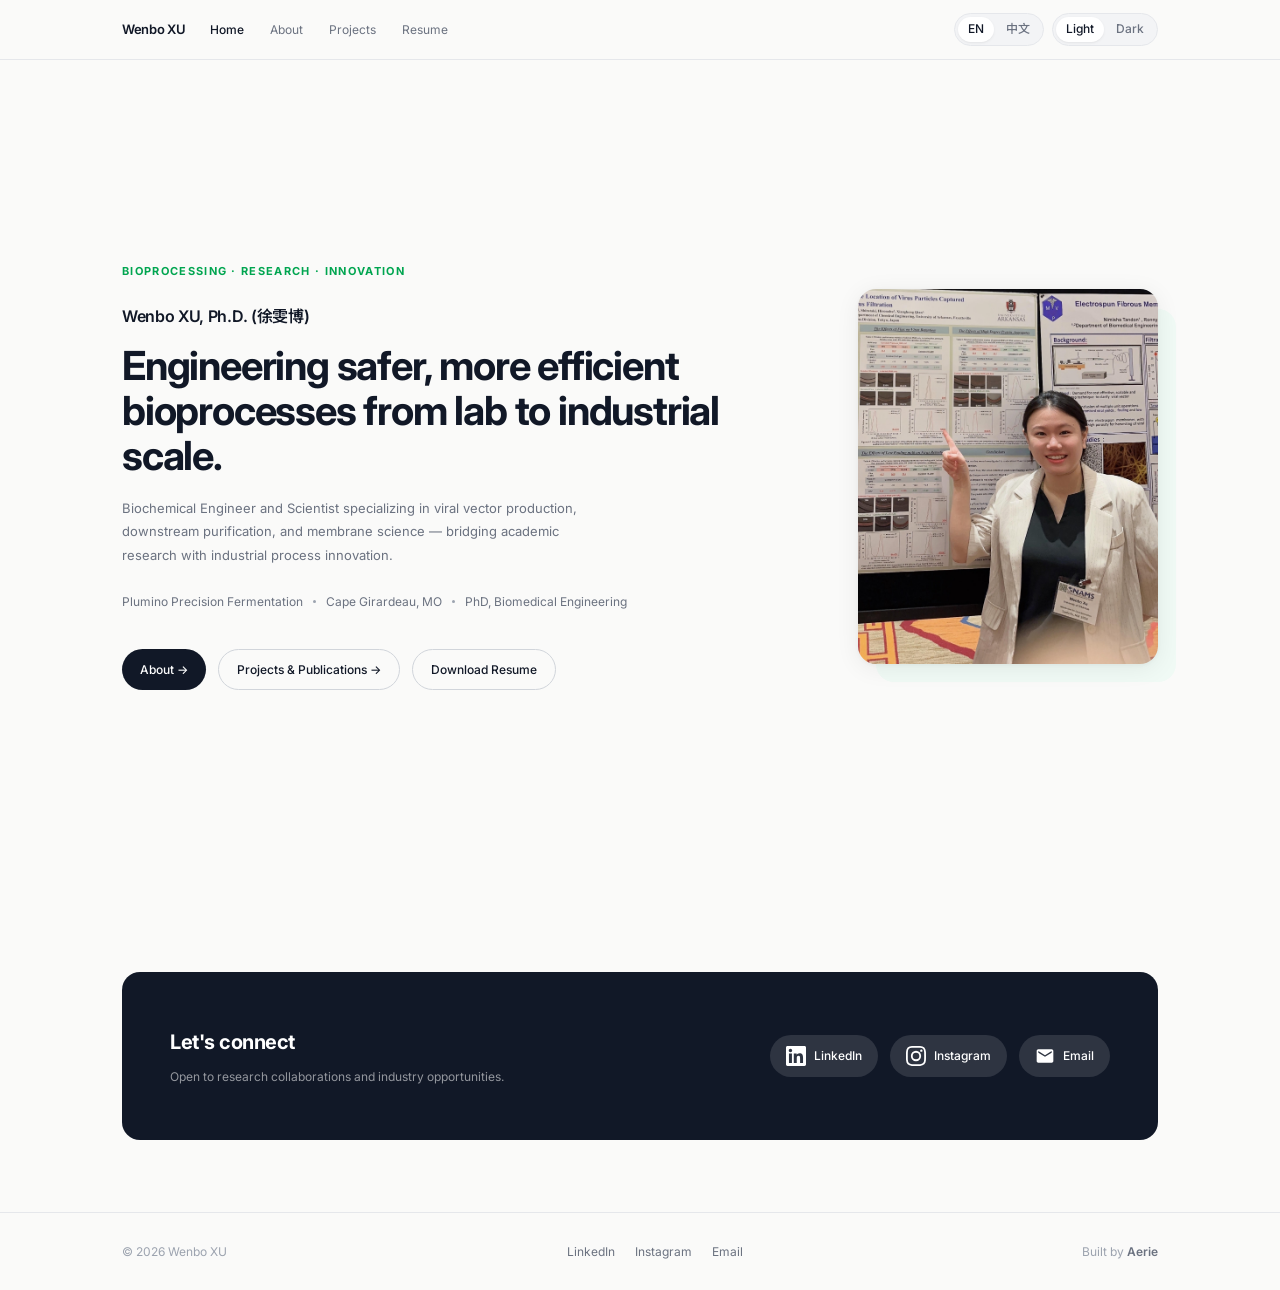
<file: index.html>
<!DOCTYPE html>
<html lang="en">
<head>
  <meta charset="UTF-8" />
  <meta name="viewport" content="width=device-width, initial-scale=1.0" />
  <title>Wenbo XU — Portfolio</title>
  <link rel="preconnect" href="https://fonts.googleapis.com" />
  <link rel="preconnect" href="https://fonts.gstatic.com" crossorigin />
  <link href="https://fonts.googleapis.com/css2?family=Inter:wght@400;500;600;700&family=Noto+Sans+SC:wght@400;500;700&display=swap" rel="stylesheet" />
  <link rel="stylesheet" href="styles.css?v=12" />
</head>
<body>

<div class="page">

  <section class="hero">
    <div>
      <p class="hero-eyebrow" data-en="Bioprocessing · Research · Innovation" data-zh="生物加工 · 研究 · 创新">Bioprocessing · Research · Innovation</p>
      <p class="hero-name" data-en="Wenbo XU, Ph.D. (徐雯博)" data-zh="徐雯博，博士 (Wenbo XU)">Wenbo XU, Ph.D. (徐雯博)</p>
      <h1 class="hero-headline" data-en="Engineering safer, more efficient bioprocesses from lab to industrial scale." data-zh="从实验室到工业规模，构建更安全、更高效的生物加工过程。">Engineering safer, more efficient bioprocesses from lab to industrial scale.</h1>
      <p class="hero-sub" data-en="Biochemical Engineer and Scientist specializing in viral vector production, downstream purification, and membrane science — bridging academic research with industrial process innovation." data-zh="生物化学工程师与科学家，专注于病毒载体生产、下游纯化及膜科学领域，连接学术研究与工业过程创新。">Biochemical Engineer and Scientist specializing in viral vector production, downstream purification, and membrane science — bridging academic research with industrial process innovation.</p>
      <div class="hero-meta">
        <span data-en="Plumino Precision Fermentation" data-zh="Plumino 精密发酵">Plumino Precision Fermentation</span>
        <span class="hero-meta-dot"></span>
        <span data-en="Cape Girardeau, MO" data-zh="密苏里州开普吉拉多">Cape Girardeau, MO</span>
        <span class="hero-meta-dot"></span>
        <span data-en="PhD, Biomedical Engineering" data-zh="生物医学工程博士">PhD, Biomedical Engineering</span>
      </div>
      <div class="hero-actions">
        <a href="about.html" class="btn-primary" data-en="About →" data-zh="关于我 →">About →</a>
        <a href="projects.html" class="btn-secondary" data-en="Projects & Publications →" data-zh="项目与发表 →">Projects & Publications →</a>
        <a href="cv.pdf" download class="btn-secondary" data-en="Download Resume" data-zh="下载简历">Download Resume</a>
      </div>
    </div>
    <div class="hero-photo-wrap">
      <img src="profile_picture.jpg" alt="Wenbo XU" class="hero-photo" />
      <div class="hero-photo-bg"></div>
    </div>
  </section>

  <div class="cta-strip fade-in">
    <div class="cta-strip-text">
      <h2 data-en="Let's connect" data-zh="期待与您联系">Let's connect</h2>
      <p data-en="Open to research collaborations and industry opportunities." data-zh="欢迎科研合作与行业交流机会。">Open to research collaborations and industry opportunities.</p>
    </div>
    <div class="cta-socials">
      <a href="https://www.linkedin.com/in/wenbo74/" target="_blank" rel="noopener" class="social-btn" aria-label="LinkedIn">
        <svg width="20" height="20" viewBox="0 0 24 24" fill="currentColor"><path d="M20.447 20.452h-3.554v-5.569c0-1.328-.027-3.037-1.852-3.037-1.853 0-2.136 1.445-2.136 2.939v5.667H9.351V9h3.414v1.561h.046c.477-.9 1.637-1.85 3.37-1.85 3.601 0 4.267 2.37 4.267 5.455v6.286zM5.337 7.433c-1.144 0-2.063-.926-2.063-2.065 0-1.138.92-2.063 2.063-2.063 1.14 0 2.064.925 2.064 2.063 0 1.139-.925 2.065-2.064 2.065zm1.782 13.019H3.555V9h3.564v11.452zM22.225 0H1.771C.792 0 0 .774 0 1.729v20.542C0 23.227.792 24 1.771 24h20.451C23.2 24 24 23.227 24 22.271V1.729C24 .774 23.2 0 22.222 0h.003z"/></svg>
        <span>LinkedIn</span>
      </a>
      <a href="https://www.instagram.com/wennnnboo" target="_blank" rel="noopener" class="social-btn" aria-label="Instagram">
        <svg width="20" height="20" viewBox="0 0 24 24" fill="currentColor"><path d="M12 2.163c3.204 0 3.584.012 4.85.07 3.252.148 4.771 1.691 4.919 4.919.058 1.265.069 1.645.069 4.849 0 3.205-.012 3.584-.069 4.849-.149 3.225-1.664 4.771-4.919 4.919-1.266.058-1.644.07-4.85.07-3.204 0-3.584-.012-4.849-.07-3.26-.149-4.771-1.699-4.919-4.92-.058-1.265-.07-1.644-.07-4.849 0-3.204.013-3.583.07-4.849.149-3.227 1.664-4.771 4.919-4.919 1.266-.057 1.645-.069 4.849-.069zM12 0C8.741 0 8.333.014 7.053.072 2.695.272.273 2.69.073 7.052.014 8.333 0 8.741 0 12c0 3.259.014 3.668.072 4.948.2 4.358 2.618 6.78 6.98 6.98C8.333 23.986 8.741 24 12 24c3.259 0 3.668-.014 4.948-.072 4.354-.2 6.782-2.618 6.979-6.98.059-1.28.073-1.689.073-4.948 0-3.259-.014-3.667-.072-4.947-.196-4.354-2.617-6.78-6.979-6.98C15.668.014 15.259 0 12 0zm0 5.838a6.162 6.162 0 100 12.324 6.162 6.162 0 000-12.324zM12 16a4 4 0 110-8 4 4 0 010 8zm6.406-11.845a1.44 1.44 0 100 2.881 1.44 1.44 0 000-2.881z"/></svg>
        <span>Instagram</span>
      </a>
      <a href="mailto:boboxu74@gmail.com" class="social-btn" aria-label="Email">
        <svg width="20" height="20" viewBox="0 0 24 24" fill="currentColor"><path d="M20 4H4c-1.1 0-2 .9-2 2v12c0 1.1.9 2 2 2h16c1.1 0 2-.9 2-2V6c0-1.1-.9-2-2-2zm0 4l-8 5-8-5V6l8 5 8-5v2z"/></svg>
        <span>Email</span>
      </a>
    </div>
  </div>

</div>

<script src="main.js"></script>
</body>
</html>
</file>
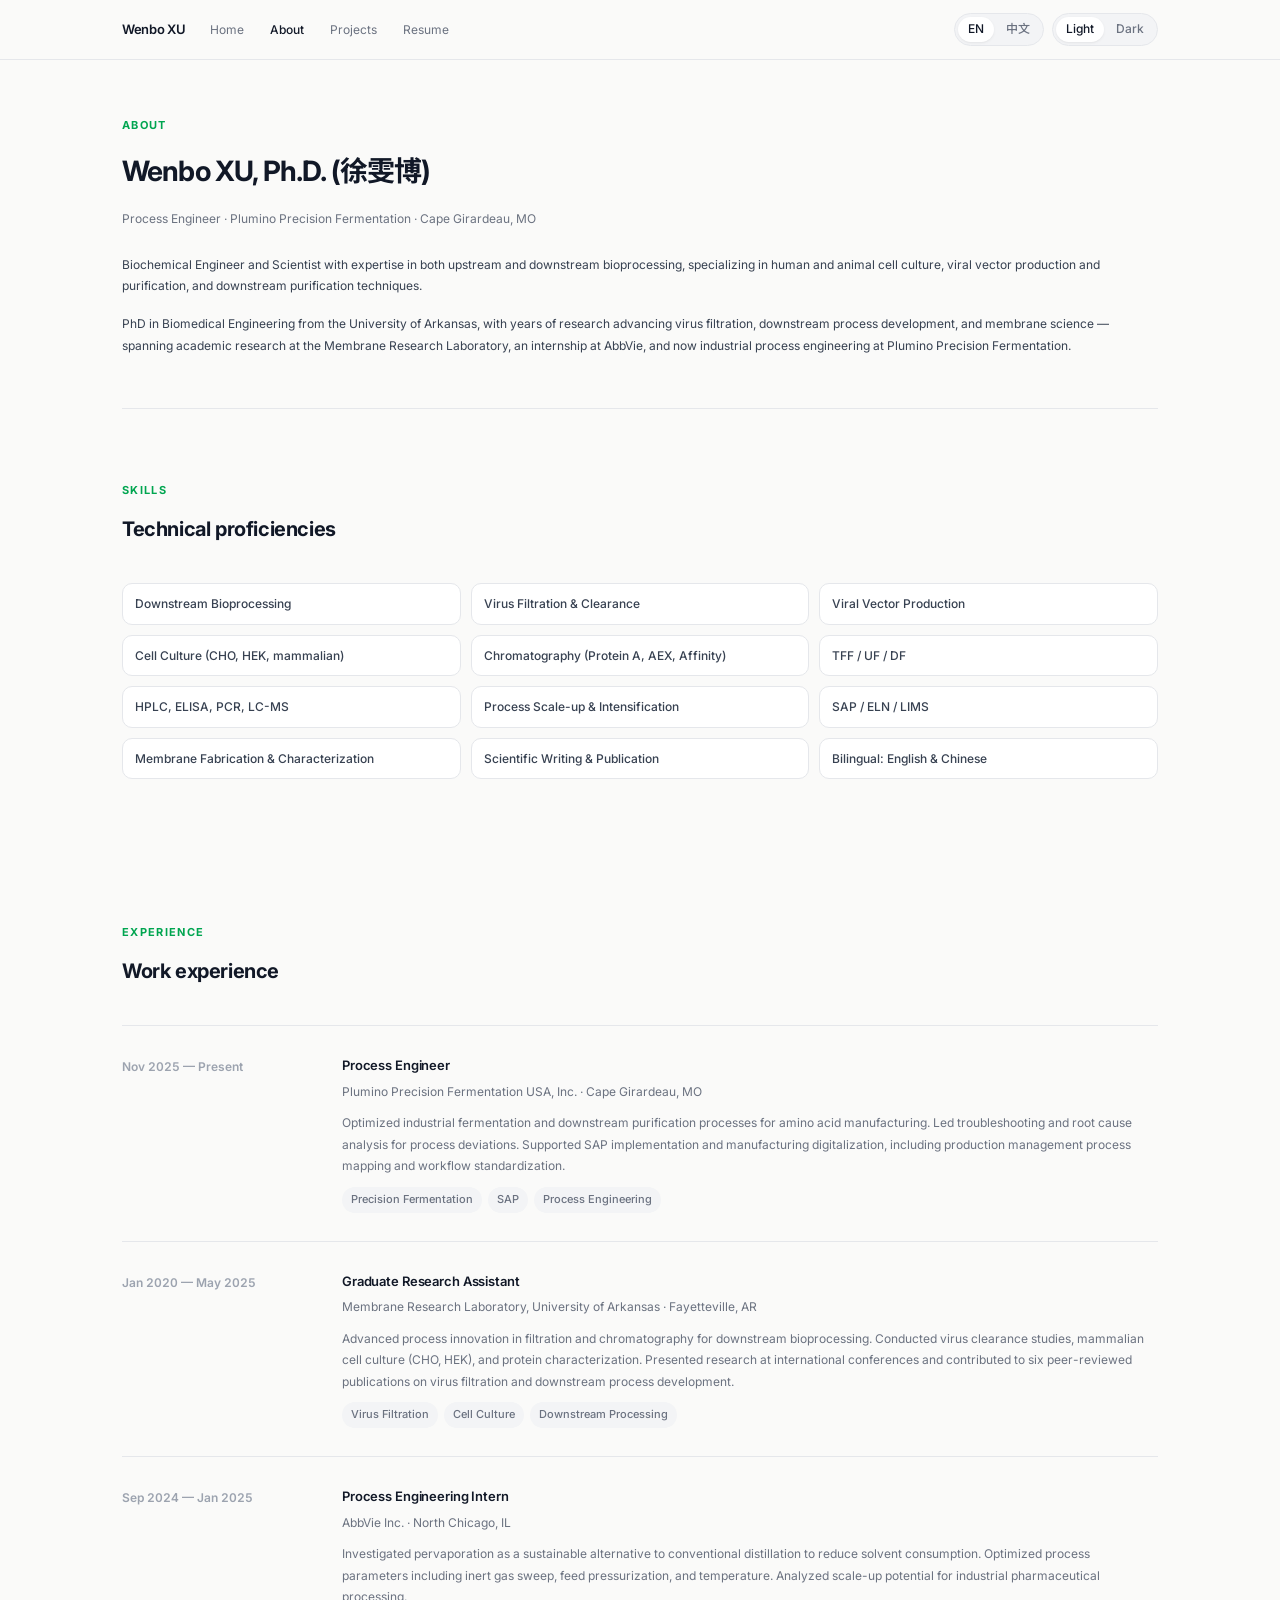
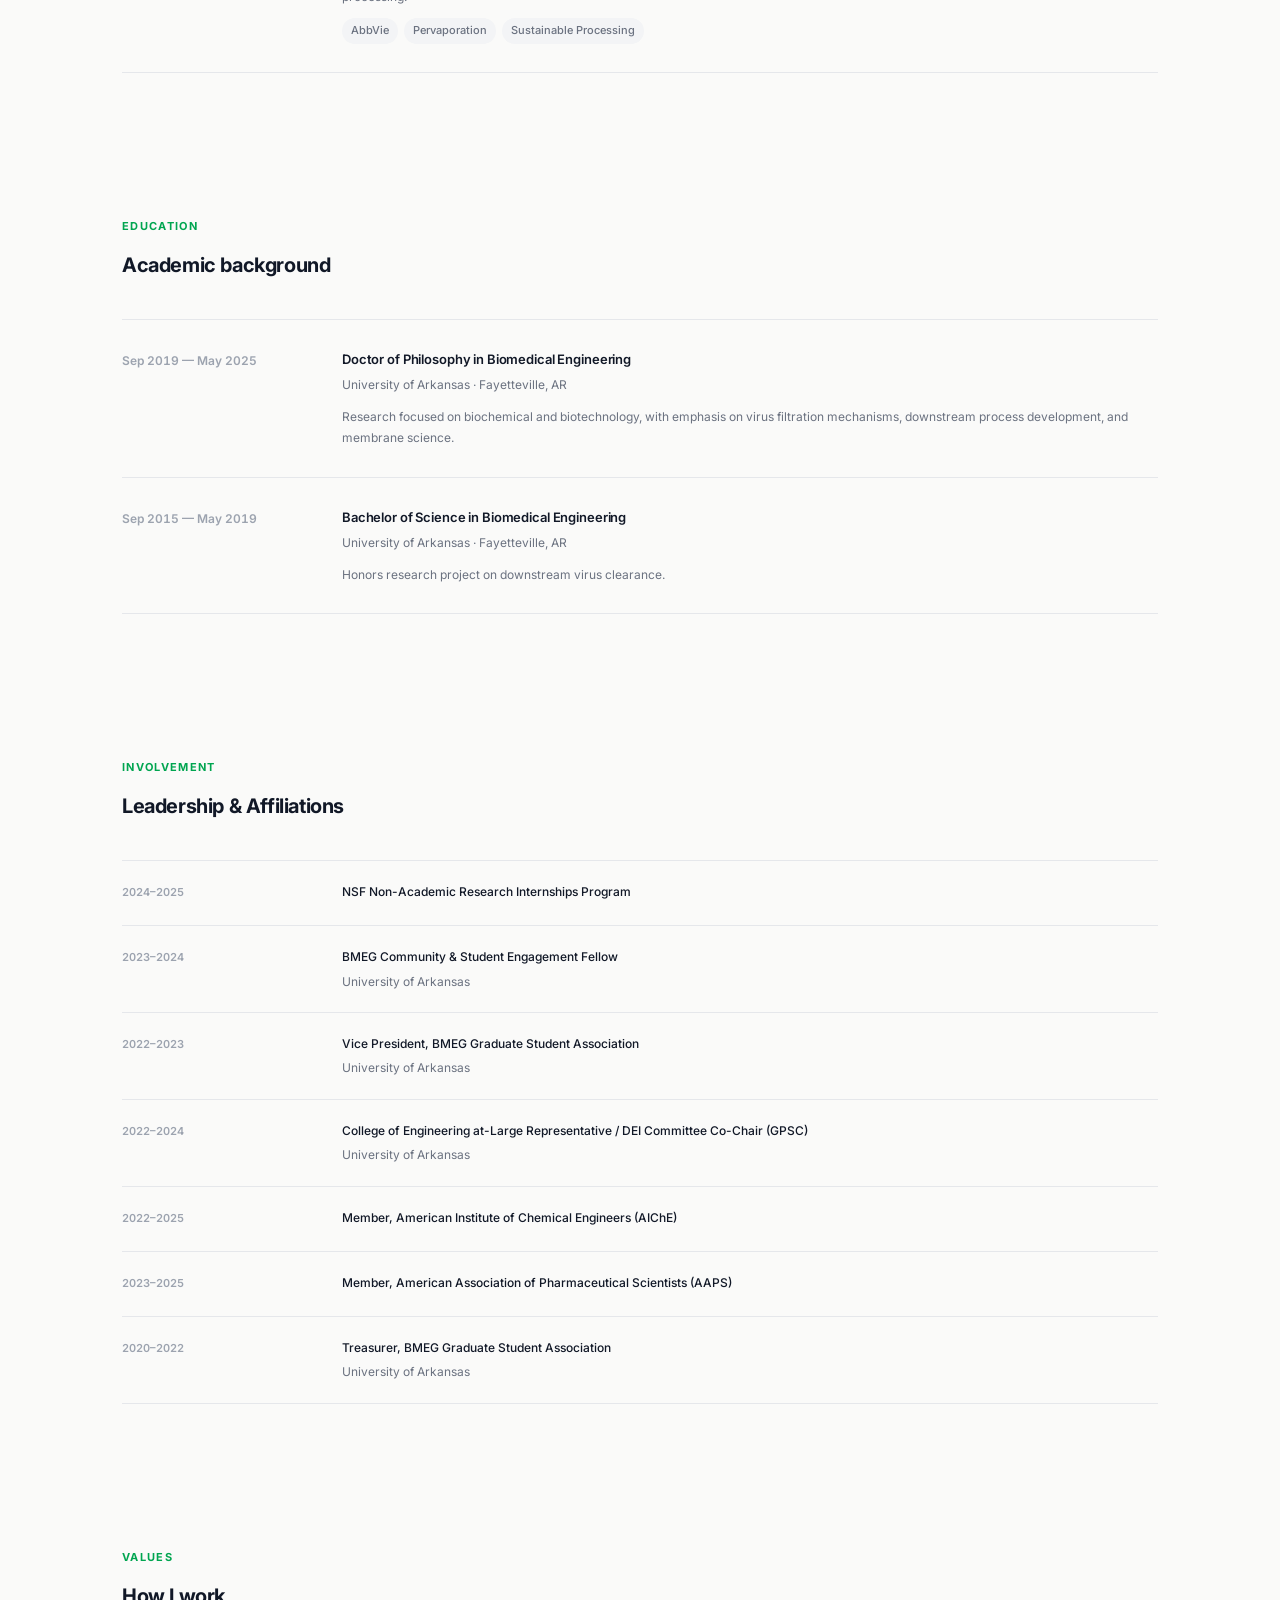
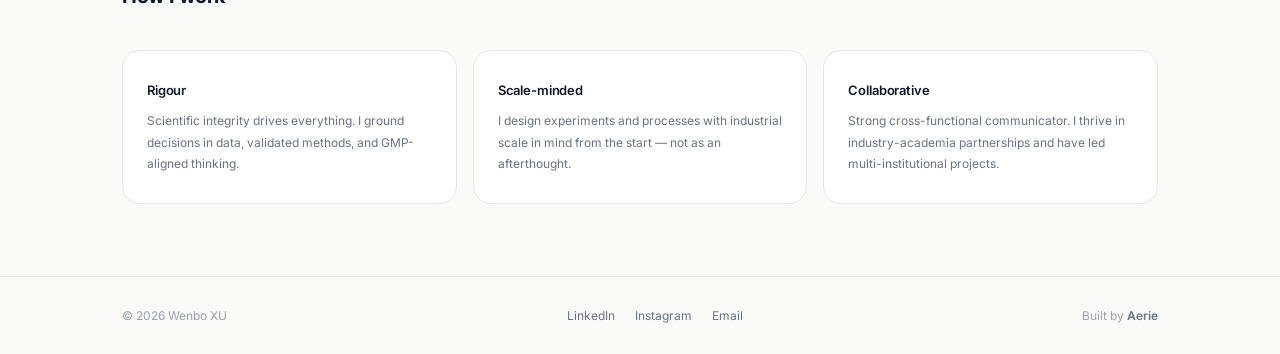
<file: about.html>
<!DOCTYPE html>
<html lang="en">
<head>
  <meta charset="UTF-8" />
  <meta name="viewport" content="width=device-width, initial-scale=1.0" />
  <title>About — Wenbo XU</title>
  <link rel="preconnect" href="https://fonts.googleapis.com" />
  <link rel="preconnect" href="https://fonts.gstatic.com" crossorigin />
  <link href="https://fonts.googleapis.com/css2?family=Inter:wght@400;500;600;700&family=Noto+Sans+SC:wght@400;500;700&display=swap" rel="stylesheet" />
  <link rel="stylesheet" href="styles.css?v=12" />
</head>
<body>

<div class="page">

  <div class="page-header">
    <p class="page-header-eyebrow" data-en="About" data-zh="关于我">About</p>
    <h1 class="page-header-title" data-en="Wenbo XU, Ph.D. (徐雯博)" data-zh="徐雯博，博士 (Wenbo XU)">Wenbo XU, Ph.D. (徐雯博)</h1>
    <p class="page-header-sub" data-en="Process Engineer · Plumino Precision Fermentation · Cape Girardeau, MO" data-zh="工艺工程师 · Plumino 精密发酵 · 密苏里州开普吉拉多">Process Engineer · Plumino Precision Fermentation · Cape Girardeau, MO</p>
    <div style="display:flex; flex-direction:column; gap:16px; margin-top:24px;">
      <p style="line-height:1.8; color:var(--text-2)" data-en="Biochemical Engineer and Scientist with expertise in both upstream and downstream bioprocessing, specializing in human and animal cell culture, viral vector production and purification, and downstream purification techniques." data-zh="生物化学工程师与科学家，在上下游生物加工领域拥有深厚专业知识，专注于人体与动物细胞培养、病毒载体生产与纯化，以及下游纯化技术。">Biochemical Engineer and Scientist with expertise in both upstream and downstream bioprocessing, specializing in human and animal cell culture, viral vector production and purification, and downstream purification techniques.</p>
      <p style="line-height:1.8; color:var(--text-2)" data-en="PhD in Biomedical Engineering from the University of Arkansas, with years of research advancing virus filtration, downstream process development, and membrane science — spanning academic research at the Membrane Research Laboratory, an internship at AbbVie, and now industrial process engineering at Plumino Precision Fermentation." data-zh="毕业于阿肯色大学生物医学工程博士项目，多年来深耕病毒过滤、下游工艺开发及膜科学研究——历经膜研究实验室的学术研究、在艾伯维的实习，现于 Plumino 精密发酵从事工业工艺工程。">PhD in Biomedical Engineering from the University of Arkansas, with years of research advancing virus filtration, downstream process development, and membrane science — spanning academic research at the Membrane Research Laboratory, an internship at AbbVie, and now industrial process engineering at Plumino Precision Fermentation.</p>
    </div>
  </div>

  <!-- Skills -->
  <section class="section fade-in">
    <p class="section-label" data-en="Skills" data-zh="技能">Skills</p>
    <h2 class="section-title" data-en="Technical proficiencies" data-zh="专业技能">Technical proficiencies</h2>
    <div class="skills-grid">
      <div class="skill-chip" data-en="Downstream Bioprocessing" data-zh="下游生物加工">Downstream Bioprocessing</div>
      <div class="skill-chip" data-en="Virus Filtration & Clearance" data-zh="病毒过滤与去除">Virus Filtration & Clearance</div>
      <div class="skill-chip" data-en="Viral Vector Production" data-zh="病毒载体生产">Viral Vector Production</div>
      <div class="skill-chip" data-en="Cell Culture (CHO, HEK, mammalian)" data-zh="细胞培养（CHO、HEK、哺乳动物）">Cell Culture (CHO, HEK, mammalian)</div>
      <div class="skill-chip" data-en="Chromatography (Protein A, AEX, Affinity)" data-zh="色谱技术（Protein A、AEX、亲和）">Chromatography (Protein A, AEX, Affinity)</div>
      <div class="skill-chip" data-en="TFF / UF / DF" data-zh="切向流过滤 / 超滤 / 渗滤">TFF / UF / DF</div>
      <div class="skill-chip" data-en="HPLC, ELISA, PCR, LC-MS" data-zh="HPLC、ELISA、PCR、LC-MS">HPLC, ELISA, PCR, LC-MS</div>
      <div class="skill-chip" data-en="Process Scale-up & Intensification" data-zh="工艺放大与强化">Process Scale-up & Intensification</div>
      <div class="skill-chip" data-en="SAP / ELN / LIMS" data-zh="SAP / 电子实验记录 / LIMS">SAP / ELN / LIMS</div>
      <div class="skill-chip" data-en="Membrane Fabrication & Characterization" data-zh="膜制备与表征">Membrane Fabrication & Characterization</div>
      <div class="skill-chip" data-en="Scientific Writing & Publication" data-zh="学术写作与发表">Scientific Writing & Publication</div>
      <div class="skill-chip" data-en="Bilingual: English & Chinese" data-zh="双语：英语与中文">Bilingual: English & Chinese</div>
    </div>
  </section>

  <!-- Work Experience -->
  <section class="section fade-in">
    <p class="section-label" data-en="Experience" data-zh="工作经历">Experience</p>
    <h2 class="section-title" data-en="Work experience" data-zh="工作经历">Work experience</h2>
    <div class="timeline">

      <div class="timeline-item">
        <div class="timeline-period" data-en="Nov 2025 — Present" data-zh="2025年11月 — 至今">Nov 2025 — Present</div>
        <div>
          <p class="timeline-title" data-en="Process Engineer" data-zh="工艺工程师">Process Engineer</p>
          <p class="timeline-org" data-en="Plumino Precision Fermentation USA, Inc. · Cape Girardeau, MO" data-zh="Plumino 精密发酵（美国）有限公司 · 密苏里州开普吉拉多">Plumino Precision Fermentation USA, Inc. · Cape Girardeau, MO</p>
          <p class="timeline-desc" data-en="Optimized industrial fermentation and downstream purification processes for amino acid manufacturing. Led troubleshooting and root cause analysis for process deviations. Supported SAP implementation and manufacturing digitalization, including production management process mapping and workflow standardization." data-zh="优化氨基酸生产的工业发酵和下游纯化工艺。主导工艺偏差的故障排查和根本原因分析。支持SAP实施和制造数字化，包括生产管理流程映射和工作流标准化。">Optimized industrial fermentation and downstream purification processes for amino acid manufacturing. Led troubleshooting and root cause analysis for process deviations. Supported SAP implementation and manufacturing digitalization, including production management process mapping and workflow standardization.</p>
          <div class="timeline-tags">
            <span class="tag" data-en="Precision Fermentation" data-zh="精密发酵">Precision Fermentation</span>
            <span class="tag">SAP</span>
            <span class="tag" data-en="Process Engineering" data-zh="工艺工程">Process Engineering</span>
          </div>
        </div>
      </div>

      <div class="timeline-item">
        <div class="timeline-period" data-en="Jan 2020 — May 2025" data-zh="2020年1月 — 2025年5月">Jan 2020 — May 2025</div>
        <div>
          <p class="timeline-title" data-en="Graduate Research Assistant" data-zh="研究生研究助理">Graduate Research Assistant</p>
          <p class="timeline-org" data-en="Membrane Research Laboratory, University of Arkansas · Fayetteville, AR" data-zh="阿肯色大学膜研究实验室 · 费耶特维尔">Membrane Research Laboratory, University of Arkansas · Fayetteville, AR</p>
          <p class="timeline-desc" data-en="Advanced process innovation in filtration and chromatography for downstream bioprocessing. Conducted virus clearance studies, mammalian cell culture (CHO, HEK), and protein characterization. Presented research at international conferences and contributed to six peer-reviewed publications on virus filtration and downstream process development." data-zh="推进过滤和色谱技术在下游生物加工中的工艺创新。开展病毒去除研究、哺乳动物细胞培养（CHO、HEK）及蛋白质表征。在国际会议上发表研究成果，并发表六篇关于病毒过滤和下游工艺开发的同行评审论文。">Advanced process innovation in filtration and chromatography for downstream bioprocessing. Conducted virus clearance studies, mammalian cell culture (CHO, HEK), and protein characterization. Presented research at international conferences and contributed to six peer-reviewed publications on virus filtration and downstream process development.</p>
          <div class="timeline-tags">
            <span class="tag" data-en="Virus Filtration" data-zh="病毒过滤">Virus Filtration</span>
            <span class="tag" data-en="Cell Culture" data-zh="细胞培养">Cell Culture</span>
            <span class="tag" data-en="Downstream Processing" data-zh="下游加工">Downstream Processing</span>
          </div>
        </div>
      </div>

      <div class="timeline-item">
        <div class="timeline-period" data-en="Sep 2024 — Jan 2025" data-zh="2024年9月 — 2025年1月">Sep 2024 — Jan 2025</div>
        <div>
          <p class="timeline-title" data-en="Process Engineering Intern" data-zh="工艺工程实习生">Process Engineering Intern</p>
          <p class="timeline-org" data-en="AbbVie Inc. · North Chicago, IL" data-zh="艾伯维公司 · 北芝加哥">AbbVie Inc. · North Chicago, IL</p>
          <p class="timeline-desc" data-en="Investigated pervaporation as a sustainable alternative to conventional distillation to reduce solvent consumption. Optimized process parameters including inert gas sweep, feed pressurization, and temperature. Analyzed scale-up potential for industrial pharmaceutical processing." data-zh="研究渗透蒸发作为传统蒸馏的可持续替代方案，以减少溶剂消耗。优化惰性气体扫、进料加压和温度等工艺参数。分析工业制药加工中的放大潜力。">Investigated pervaporation as a sustainable alternative to conventional distillation to reduce solvent consumption. Optimized process parameters including inert gas sweep, feed pressurization, and temperature. Analyzed scale-up potential for industrial pharmaceutical processing.</p>
          <div class="timeline-tags">
            <span class="tag">AbbVie</span>
            <span class="tag" data-en="Pervaporation" data-zh="渗透蒸发">Pervaporation</span>
            <span class="tag" data-en="Sustainable Processing" data-zh="可持续加工">Sustainable Processing</span>
          </div>
        </div>
      </div>

    </div>
  </section>

  <!-- Education -->
  <section class="section fade-in">
    <p class="section-label" data-en="Education" data-zh="教育背景">Education</p>
    <h2 class="section-title" data-en="Academic background" data-zh="教育背景">Academic background</h2>
    <div class="timeline">

      <div class="timeline-item">
        <div class="timeline-period" data-en="Sep 2019 — May 2025" data-zh="2019年9月 — 2025年5月">Sep 2019 — May 2025</div>
        <div>
          <p class="timeline-title" data-en="Doctor of Philosophy in Biomedical Engineering" data-zh="生物医学工程博士">Doctor of Philosophy in Biomedical Engineering</p>
          <p class="timeline-org" data-en="University of Arkansas · Fayetteville, AR" data-zh="阿肯色大学 · 费耶特维尔">University of Arkansas · Fayetteville, AR</p>
          <p class="timeline-desc" data-en="Research focused on biochemical and biotechnology, with emphasis on virus filtration mechanisms, downstream process development, and membrane science." data-zh="研究方向为生物化学与生物技术，重点关注病毒过滤机制、下游工艺开发及膜科学。">Research focused on biochemical and biotechnology, with emphasis on virus filtration mechanisms, downstream process development, and membrane science.</p>
        </div>
      </div>

      <div class="timeline-item">
        <div class="timeline-period" data-en="Sep 2015 — May 2019" data-zh="2015年9月 — 2019年5月">Sep 2015 — May 2019</div>
        <div>
          <p class="timeline-title" data-en="Bachelor of Science in Biomedical Engineering" data-zh="生物医学工程理学学士">Bachelor of Science in Biomedical Engineering</p>
          <p class="timeline-org" data-en="University of Arkansas · Fayetteville, AR" data-zh="阿肯色大学 · 费耶特维尔">University of Arkansas · Fayetteville, AR</p>
          <p class="timeline-desc" data-en="Honors research project on downstream virus clearance." data-zh="荣誉研究项目聚焦于下游病毒去除。">Honors research project on downstream virus clearance.</p>
        </div>
      </div>

    </div>
  </section>

  <!-- Involvement & Leadership -->
  <section class="section fade-in">
    <p class="section-label" data-en="Involvement" data-zh="参与与领导">Involvement</p>
    <h2 class="section-title" data-en="Leadership & Affiliations" data-zh="领导经历与学术会员">Leadership & Affiliations</h2>
    <div class="pub-list">

      <div class="pub-item">
        <span class="pub-year" style="font-size:11px; white-space:nowrap">2024–2025</span>
        <div>
          <p class="pub-title" data-en="NSF Non-Academic Research Internships Program" data-zh="美国国家科学基金会非学术研究实习项目">NSF Non-Academic Research Internships Program</p>
        </div>
      </div>

      <div class="pub-item">
        <span class="pub-year" style="font-size:11px; white-space:nowrap">2023–2024</span>
        <div>
          <p class="pub-title" data-en="BMEG Community & Student Engagement Fellow" data-zh="生物医学工程系社区与学生参与研究员">BMEG Community & Student Engagement Fellow</p>
          <p class="pub-venue" data-en="University of Arkansas" data-zh="阿肯色大学">University of Arkansas</p>
        </div>
      </div>

      <div class="pub-item">
        <span class="pub-year" style="font-size:11px; white-space:nowrap">2022–2023</span>
        <div>
          <p class="pub-title" data-en="Vice President, BMEG Graduate Student Association" data-zh="生物医学工程研究生协会副主席">Vice President, BMEG Graduate Student Association</p>
          <p class="pub-venue" data-en="University of Arkansas" data-zh="阿肯色大学">University of Arkansas</p>
        </div>
      </div>

      <div class="pub-item">
        <span class="pub-year" style="font-size:11px; white-space:nowrap">2022–2024</span>
        <div>
          <p class="pub-title" data-en="College of Engineering at-Large Representative / DEI Committee Co-Chair (GPSC)" data-zh="工学院全体代表 / DEI委员会联席主席（GPSC）">College of Engineering at-Large Representative / DEI Committee Co-Chair (GPSC)</p>
          <p class="pub-venue" data-en="University of Arkansas" data-zh="阿肯色大学">University of Arkansas</p>
        </div>
      </div>

      <div class="pub-item">
        <span class="pub-year" style="font-size:11px; white-space:nowrap">2022–2025</span>
        <div>
          <p class="pub-title" data-en="Member, American Institute of Chemical Engineers (AIChE)" data-zh="美国化学工程师协会（AIChE）会员">Member, American Institute of Chemical Engineers (AIChE)</p>
        </div>
      </div>

      <div class="pub-item">
        <span class="pub-year" style="font-size:11px; white-space:nowrap">2023–2025</span>
        <div>
          <p class="pub-title" data-en="Member, American Association of Pharmaceutical Scientists (AAPS)" data-zh="美国制药科学家协会（AAPS）会员">Member, American Association of Pharmaceutical Scientists (AAPS)</p>
        </div>
      </div>

      <div class="pub-item">
        <span class="pub-year" style="font-size:11px; white-space:nowrap">2020–2022</span>
        <div>
          <p class="pub-title" data-en="Treasurer, BMEG Graduate Student Association" data-zh="生物医学工程研究生协会财务主管">Treasurer, BMEG Graduate Student Association</p>
          <p class="pub-venue" data-en="University of Arkansas" data-zh="阿肯色大学">University of Arkansas</p>
        </div>
      </div>

    </div>
  </section>

  <!-- Values -->
  <section class="section fade-in">
    <p class="section-label" data-en="Values" data-zh="价值观">Values</p>
    <h2 class="section-title" data-en="How I work" data-zh="我的工作方式">How I work</h2>
    <div class="features">
      <div class="feature-card">
        <h3 class="feature-title" data-en="Rigour" data-zh="严谨">Rigour</h3>
        <p class="feature-desc" data-en="Scientific integrity drives everything. I ground decisions in data, validated methods, and GMP-aligned thinking." data-zh="科学诚信驱动一切。我以数据、经验证的方法和符合GMP的思维为决策依据。">Scientific integrity drives everything. I ground decisions in data, validated methods, and GMP-aligned thinking.</p>
      </div>
      <div class="feature-card">
        <h3 class="feature-title" data-en="Scale-minded" data-zh="规模化思维">Scale-minded</h3>
        <p class="feature-desc" data-en="I design experiments and processes with industrial scale in mind from the start — not as an afterthought." data-zh="我从一开始就以工业规模为目标设计实验和工艺，而非事后考虑。">I design experiments and processes with industrial scale in mind from the start — not as an afterthought.</p>
      </div>
      <div class="feature-card">
        <h3 class="feature-title" data-en="Collaborative" data-zh="协作共进">Collaborative</h3>
        <p class="feature-desc" data-en="Strong cross-functional communicator. I thrive in industry-academia partnerships and have led multi-institutional projects." data-zh="出色的跨职能沟通者。我在产学合作中游刃有余，并主导过多机构合作项目。">Strong cross-functional communicator. I thrive in industry-academia partnerships and have led multi-institutional projects.</p>
      </div>
    </div>
  </section>

</div>

<script src="main.js"></script>
</body>
</html>
</file>
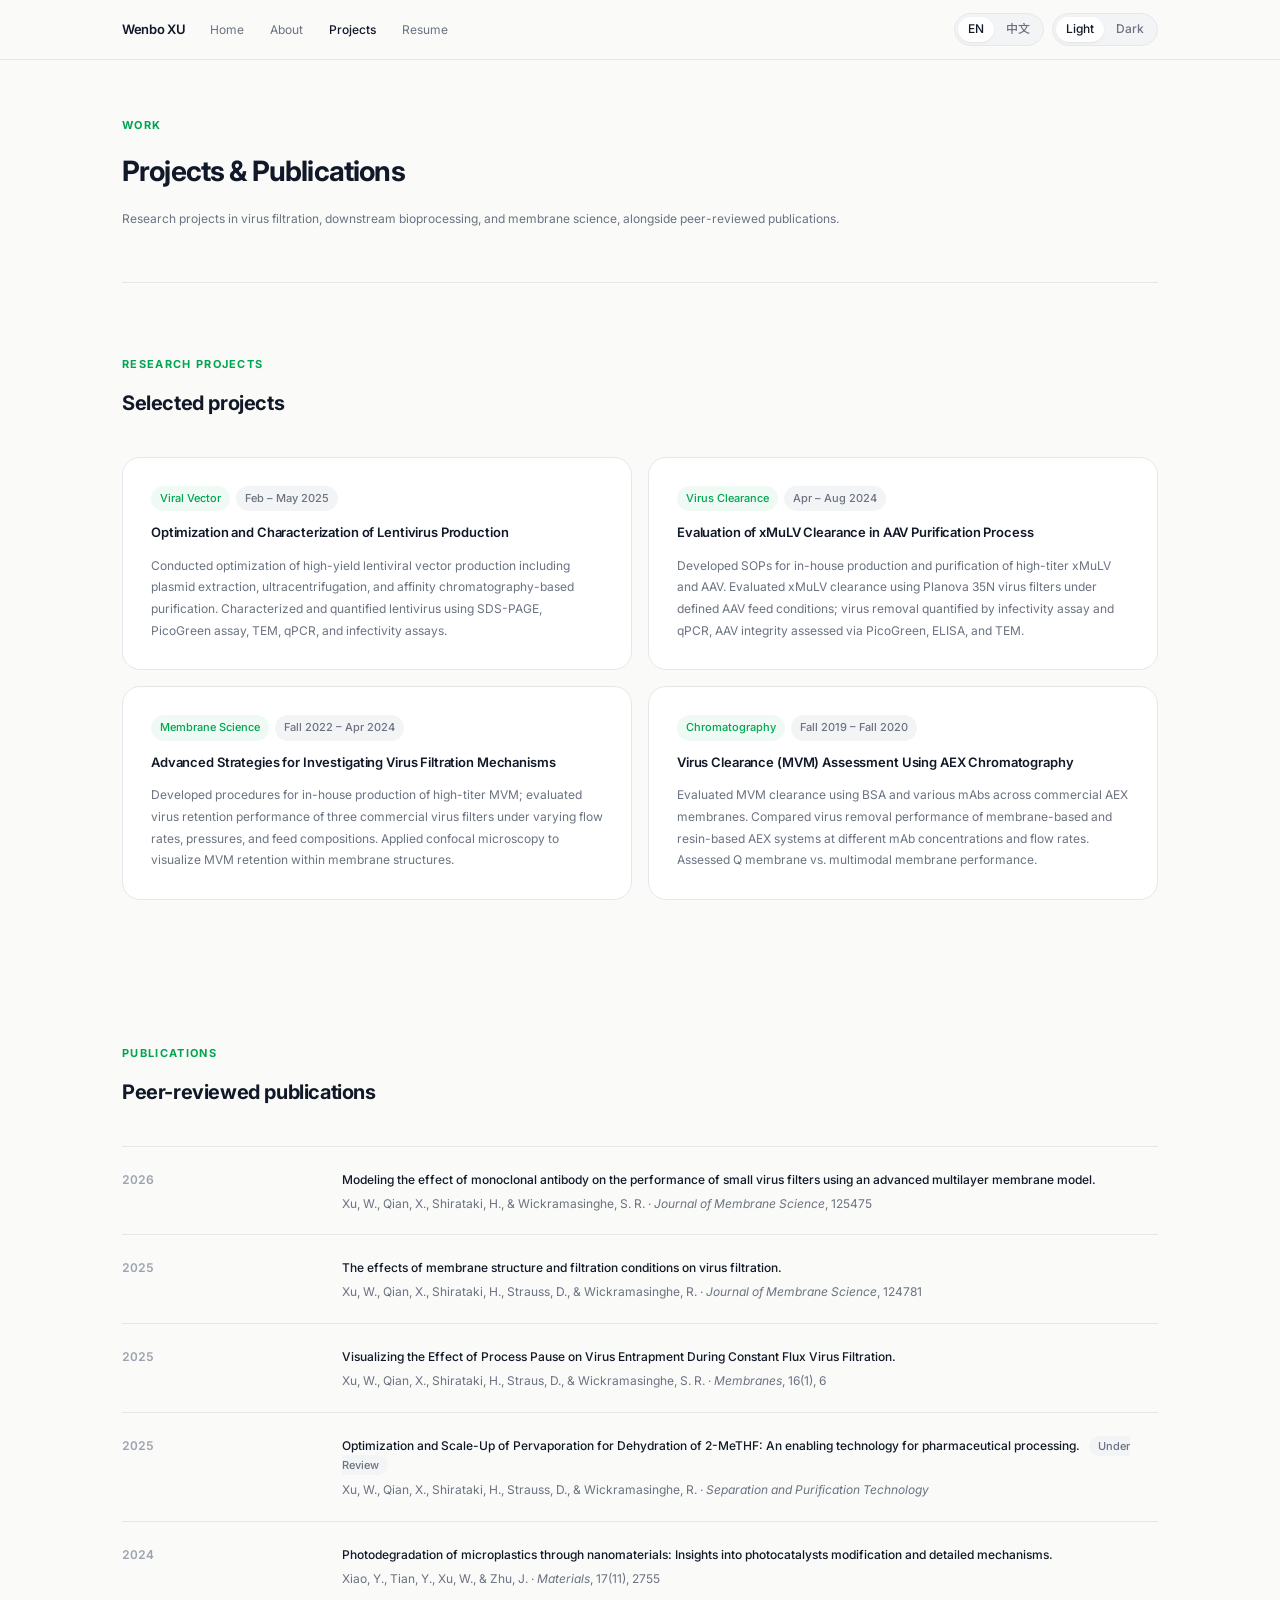
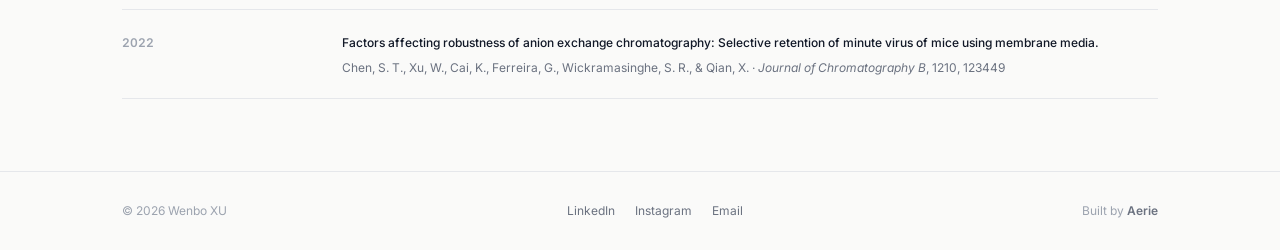
<file: projects.html>
<!DOCTYPE html>
<html lang="en">
<head>
  <meta charset="UTF-8" />
  <meta name="viewport" content="width=device-width, initial-scale=1.0" />
  <title>Projects — Wenbo XU</title>
  <link rel="preconnect" href="https://fonts.googleapis.com" />
  <link rel="preconnect" href="https://fonts.gstatic.com" crossorigin />
  <link href="https://fonts.googleapis.com/css2?family=Inter:wght@400;500;600;700&family=Noto+Sans+SC:wght@400;500;700&display=swap" rel="stylesheet" />
  <link rel="stylesheet" href="styles.css?v=12" />
</head>
<body>

<div class="page">

  <div class="page-header">
    <p class="page-header-eyebrow" data-en="Work" data-zh="研究成果">Work</p>
    <h1 class="page-header-title" data-en="Projects & Publications" data-zh="项目与学术发表">Projects & Publications</h1>
    <p class="page-header-sub" data-en="Research projects in virus filtration, downstream bioprocessing, and membrane science, alongside peer-reviewed publications." data-zh="病毒过滤、下游生物加工和膜科学领域的研究项目，以及同行评审学术论文。">Research projects in virus filtration, downstream bioprocessing, and membrane science, alongside peer-reviewed publications.</p>
  </div>

  <!-- Projects -->
  <section class="section fade-in">
    <p class="section-label" data-en="Research Projects" data-zh="研究项目">Research Projects</p>
    <h2 class="section-title" data-en="Selected projects" data-zh="精选项目">Selected projects</h2>
    <div class="project-grid">

      <div class="project-card">
        <div class="project-tags">
          <span class="tag accent" data-en="Viral Vector" data-zh="病毒载体">Viral Vector</span>
          <span class="tag">Feb – May 2025</span>
        </div>
        <h3 class="project-title" data-en="Optimization and Characterization of Lentivirus Production" data-zh="慢病毒生产的优化与表征">Optimization and Characterization of Lentivirus Production</h3>
        <p class="project-desc" data-en="Conducted optimization of high-yield lentiviral vector production including plasmid extraction, ultracentrifugation, and affinity chromatography-based purification. Characterized and quantified lentivirus using SDS-PAGE, PicoGreen assay, TEM, qPCR, and infectivity assays." data-zh="开展高产慢病毒载体生产优化，包括质粒提取、超速离心和亲和色谱纯化。利用SDS-PAGE、PicoGreen测定、TEM、qPCR和感染性测定对慢病毒进行表征和定量。">Conducted optimization of high-yield lentiviral vector production including plasmid extraction, ultracentrifugation, and affinity chromatography-based purification. Characterized and quantified lentivirus using SDS-PAGE, PicoGreen assay, TEM, qPCR, and infectivity assays.</p>
      </div>

      <div class="project-card">
        <div class="project-tags">
          <span class="tag accent" data-en="Virus Clearance" data-zh="病毒去除">Virus Clearance</span>
          <span class="tag">Apr – Aug 2024</span>
        </div>
        <h3 class="project-title" data-en="Evaluation of xMuLV Clearance in AAV Purification Process" data-zh="AAV纯化过程中xMuLV去除效果评估">Evaluation of xMuLV Clearance in AAV Purification Process</h3>
        <p class="project-desc" data-en="Developed SOPs for in-house production and purification of high-titer xMuLV and AAV. Evaluated xMuLV clearance using Planova 35N virus filters under defined AAV feed conditions; virus removal quantified by infectivity assay and qPCR, AAV integrity assessed via PicoGreen, ELISA, and TEM." data-zh="制定高效价xMuLV和AAV的内部生产和纯化标准操作规程。在规定的AAV进料条件下，使用Planova 35N病毒过滤器评估xMuLV的去除效果；通过感染性测定和qPCR定量病毒去除，并通过PicoGreen、ELISA和TEM评估AAV完整性。">Developed SOPs for in-house production and purification of high-titer xMuLV and AAV. Evaluated xMuLV clearance using Planova 35N virus filters under defined AAV feed conditions; virus removal quantified by infectivity assay and qPCR, AAV integrity assessed via PicoGreen, ELISA, and TEM.</p>
      </div>

      <div class="project-card">
        <div class="project-tags">
          <span class="tag accent" data-en="Membrane Science" data-zh="膜科学">Membrane Science</span>
          <span class="tag">Fall 2022 – Apr 2024</span>
        </div>
        <h3 class="project-title" data-en="Advanced Strategies for Investigating Virus Filtration Mechanisms" data-zh="病毒过滤机制深入研究的先进策略">Advanced Strategies for Investigating Virus Filtration Mechanisms</h3>
        <p class="project-desc" data-en="Developed procedures for in-house production of high-titer MVM; evaluated virus retention performance of three commercial virus filters under varying flow rates, pressures, and feed compositions. Applied confocal microscopy to visualize MVM retention within membrane structures." data-zh="制定高效价MVM的内部生产程序；在不同流速、压力和进料组成下评估三种商业病毒过滤器的病毒截留性能。应用共聚焦显微镜可视化膜结构内的MVM截留情况。">Developed procedures for in-house production of high-titer MVM; evaluated virus retention performance of three commercial virus filters under varying flow rates, pressures, and feed compositions. Applied confocal microscopy to visualize MVM retention within membrane structures.</p>
      </div>

      <div class="project-card">
        <div class="project-tags">
          <span class="tag accent" data-en="Chromatography" data-zh="色谱技术">Chromatography</span>
          <span class="tag">Fall 2019 – Fall 2020</span>
        </div>
        <h3 class="project-title" data-en="Virus Clearance (MVM) Assessment Using AEX Chromatography" data-zh="使用AEX色谱评估MVM病毒去除效果">Virus Clearance (MVM) Assessment Using AEX Chromatography</h3>
        <p class="project-desc" data-en="Evaluated MVM clearance using BSA and various mAbs across commercial AEX membranes. Compared virus removal performance of membrane-based and resin-based AEX systems at different mAb concentrations and flow rates. Assessed Q membrane vs. multimodal membrane performance." data-zh="使用BSA和各种单抗在商业AEX膜上评估MVM去除效果。在不同单抗浓度和流速下，比较基于膜和基于树脂的AEX系统的病毒去除性能。评估Q膜与多模式膜的性能对比。">Evaluated MVM clearance using BSA and various mAbs across commercial AEX membranes. Compared virus removal performance of membrane-based and resin-based AEX systems at different mAb concentrations and flow rates. Assessed Q membrane vs. multimodal membrane performance.</p>
      </div>

    </div>
  </section>

  <!-- Publications -->
  <section class="section fade-in">
    <p class="section-label" data-en="Publications" data-zh="学术发表">Publications</p>
    <h2 class="section-title" data-en="Peer-reviewed publications" data-zh="同行评审论文">Peer-reviewed publications</h2>
    <div class="pub-list">

      <div class="pub-item">
        <span class="pub-year">2026</span>
        <div>
          <p class="pub-title">Modeling the effect of monoclonal antibody on the performance of small virus filters using an advanced multilayer membrane model.</p>
          <p class="pub-venue">Xu, W., Qian, X., Shirataki, H., & Wickramasinghe, S. R. · <em>Journal of Membrane Science</em>, 125475</p>
        </div>
      </div>

      <div class="pub-item">
        <span class="pub-year">2025</span>
        <div>
          <p class="pub-title">The effects of membrane structure and filtration conditions on virus filtration.</p>
          <p class="pub-venue">Xu, W., Qian, X., Shirataki, H., Strauss, D., & Wickramasinghe, R. · <em>Journal of Membrane Science</em>, 124781</p>
        </div>
      </div>

      <div class="pub-item">
        <span class="pub-year">2025</span>
        <div>
          <p class="pub-title">Visualizing the Effect of Process Pause on Virus Entrapment During Constant Flux Virus Filtration.</p>
          <p class="pub-venue">Xu, W., Qian, X., Shirataki, H., Straus, D., & Wickramasinghe, S. R. · <em>Membranes</em>, 16(1), 6</p>
        </div>
      </div>

      <div class="pub-item">
        <span class="pub-year">2025</span>
        <div>
          <p class="pub-title">Optimization and Scale-Up of Pervaporation for Dehydration of 2-MeTHF: An enabling technology for pharmaceutical processing. <span class="tag" style="margin-left:6px" data-en="Under Review" data-zh="审稿中">Under Review</span></p>
          <p class="pub-venue">Xu, W., Qian, X., Shirataki, H., Strauss, D., & Wickramasinghe, R. · <em>Separation and Purification Technology</em></p>
        </div>
      </div>

      <div class="pub-item">
        <span class="pub-year">2024</span>
        <div>
          <p class="pub-title">Photodegradation of microplastics through nanomaterials: Insights into photocatalysts modification and detailed mechanisms.</p>
          <p class="pub-venue">Xiao, Y., Tian, Y., Xu, W., & Zhu, J. · <em>Materials</em>, 17(11), 2755</p>
        </div>
      </div>

      <div class="pub-item">
        <span class="pub-year">2022</span>
        <div>
          <p class="pub-title">Factors affecting robustness of anion exchange chromatography: Selective retention of minute virus of mice using membrane media.</p>
          <p class="pub-venue">Chen, S. T., Xu, W., Cai, K., Ferreira, G., Wickramasinghe, S. R., & Qian, X. · <em>Journal of Chromatography B</em>, 1210, 123449</p>
        </div>
      </div>

    </div>
  </section>

</div>

<script src="main.js"></script>
</body>
</html>
</file>
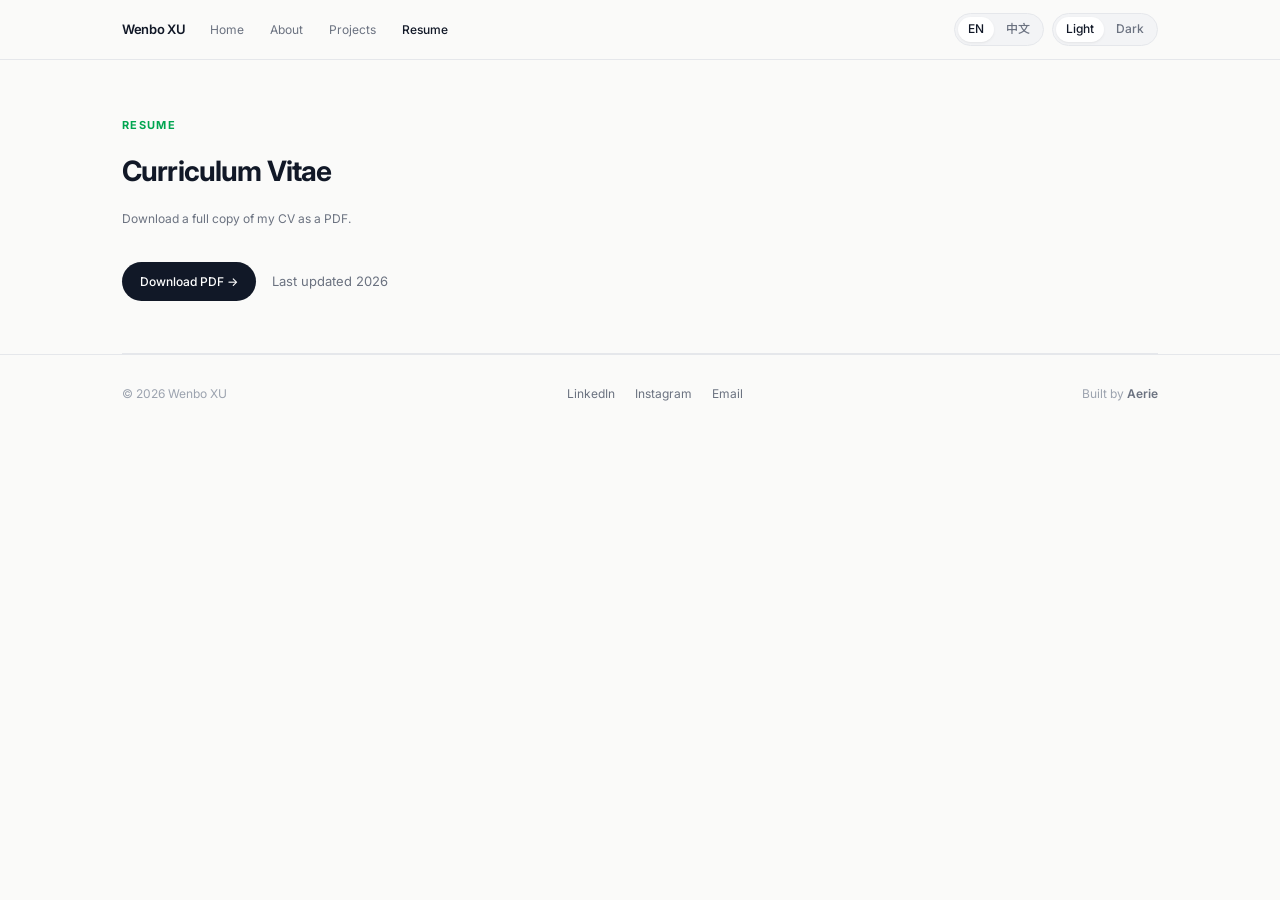
<file: resume.html>
<!DOCTYPE html>
<html lang="en">
<head>
  <meta charset="UTF-8" />
  <meta name="viewport" content="width=device-width, initial-scale=1.0" />
  <title>Resume — Wenbo XU</title>
  <link rel="preconnect" href="https://fonts.googleapis.com" />
  <link rel="preconnect" href="https://fonts.gstatic.com" crossorigin />
  <link href="https://fonts.googleapis.com/css2?family=Inter:wght@400;500;600;700&family=Noto+Sans+SC:wght@400;500;700&display=swap" rel="stylesheet" />
  <link rel="stylesheet" href="styles.css?v=12" />
</head>
<body>

<div class="page">

  <div class="page-header">
    <p class="page-header-eyebrow" data-en="Resume" data-zh="简历">Resume</p>
    <h1 class="page-header-title" data-en="Curriculum Vitae" data-zh="个人简历">Curriculum Vitae</h1>
    <p class="page-header-sub" data-en="Download a full copy of my CV as a PDF." data-zh="下载完整的 PDF 版本简历。">Download a full copy of my CV as a PDF.</p>
    <div style="margin-top:32px; display:flex; align-items:center; gap:16px; flex-wrap:wrap;">
      <a href="cv.pdf" download class="btn-primary" data-en="Download PDF →" data-zh="下载 PDF →">Download PDF →</a>
      <p style="font-size:13px; color:var(--text-3)" data-en="Last updated 2026" data-zh="最后更新于 2026 年">Last updated 2026</p>
    </div>
  </div>

</div>

<script src="main.js"></script>
</body>
</html>
</file>
<file: styles.css>
/* ── Tokens ── */
:root {
  --bg: #fafaf9;
  --bg-card: #ffffff;
  --bg-subtle: #f3f4f6;
  --text: #111827;
  --text-2: #374151;
  --text-3: #6b7280;
  --text-4: #9ca3af;
  --accent: #00a550;
  --accent-hover: #008a40;
  --accent-bg: #f0faf5;
  --border: #e5e7eb;
  --border-2: #d1d5db;
  --nav-h: 60px;
  --max-w: 1100px;
  --shadow-sm: 0 1px 3px rgba(0,0,0,.06), 0 1px 2px -1px rgba(0,0,0,.04);
  --shadow: 0 4px 24px rgba(0,0,0,.07), 0 1px 4px rgba(0,0,0,.04);
  --r: 10px;
  --r-lg: 18px;
}

/* ── Dark mode tokens ── */
[data-theme="dark"] {
  background: #0f172a;
  --bg: #0f172a;
  --bg-card: #1e293b;
  --bg-subtle: #1e293b;
  --text: #f1f5f9;
  --text-2: #cbd5e1;
  --text-3: #94a3b8;
  --text-4: #64748b;
  --accent: #00cc66;
  --accent-hover: #00a550;
  --accent-bg: #022c22;
  --border: #334155;
  --border-2: #475569;
  --shadow-sm: 0 1px 3px rgba(0,0,0,.3), 0 1px 2px -1px rgba(0,0,0,.2);
  --shadow: 0 4px 24px rgba(0,0,0,.4), 0 1px 4px rgba(0,0,0,.25);
}

/* ── Reset ── */
*, *::before, *::after { box-sizing: border-box; margin: 0; padding: 0; }
body {
  font-family: 'Inter', 'Noto Sans SC', system-ui, -apple-system, sans-serif;
  font-size: 12px;
  line-height: 1.8;
  background: var(--bg);
  color: var(--text);
  min-height: 100vh;
  -webkit-font-smoothing: antialiased;
  -moz-osx-font-smoothing: grayscale;
}
a { color: inherit; text-decoration: none; }
img { display: block; max-width: 100%; }
button { font-family: inherit; cursor: pointer; border: none; }

/* ── Navbar ── */
.nav {
  position: sticky;
  top: 0;
  z-index: 100;
  height: var(--nav-h);
  background: rgba(250,250,249,.9);
  backdrop-filter: blur(16px);
  -webkit-backdrop-filter: blur(16px);
  border-bottom: 1px solid var(--border);
}
[data-theme="dark"] .nav { background: rgba(15,23,42,.92); }
.nav-inner {
  max-width: var(--max-w);
  margin: 0 auto;
  padding: 0 32px;
  height: 100%;
  display: flex;
  align-items: center;
  gap: 8px;
}
.nav-brand {
  font-size: 13px;
  font-weight: 600;
  letter-spacing: -0.02em;
  color: var(--text);
  flex-shrink: 0;
  margin-right: 4px;
}
.nav-links {
  display: flex;
  align-items: center;
  gap: 2px;
  flex: 1;
}
.nav-link {
  font-size: 12px;
  font-weight: 400;
  color: var(--text-3);
  padding: 6px 12px;
  border-radius: 8px;
  transition: color .12s, background .12s;
}
.nav-link:hover { color: var(--text); background: var(--bg-subtle); }
.nav-link.active { color: var(--text); font-weight: 500; }
.nav-right {
  margin-left: auto;
  display: flex;
  align-items: center;
  gap: 8px;
}
.lang-toggle {
  display: flex;
  align-items: center;
  background: var(--bg-subtle);
  border: 1px solid var(--border);
  border-radius: 20px;
  padding: 3px;
  gap: 2px;
}
.lang-btn {
  font-size: 12px;
  font-weight: 500;
  color: var(--text-3);
  padding: 4px 10px;
  border-radius: 16px;
  background: transparent;
  transition: color .12s, background .12s, box-shadow .12s;
  line-height: 1.4;
}
.lang-btn.active {
  background: var(--bg-card);
  color: var(--text);
  box-shadow: var(--shadow-sm);
}
.nav-hamburger {
  display: none;
  flex-direction: column;
  gap: 5px;
  padding: 8px;
  background: none;
}
.nav-hamburger span {
  display: block;
  width: 22px;
  height: 2px;
  background: var(--text);
  border-radius: 2px;
  transition: transform .2s, opacity .2s;
}
.nav-mobile {
  display: none;
  position: absolute;
  top: var(--nav-h);
  left: 0;
  right: 0;
  background: var(--bg-card);
  border-bottom: 1px solid var(--border);
  padding: 12px 20px 16px;
  flex-direction: column;
  gap: 2px;
  box-shadow: var(--shadow);
}
.nav-mobile.open { display: flex; }
.nav-mobile .nav-link { padding: 10px 12px; }
.nav-mobile-toggles {
  display: flex;
  gap: 8px;
  padding: 10px 12px 4px;
  flex-wrap: wrap;
}

/* ── Page container ── */
.page {
  max-width: var(--max-w);
  margin: 0 auto;
  padding: 0 32px;
}

/* ── Buttons ── */
.btn-primary {
  display: inline-flex;
  align-items: center;
  gap: 6px;
  padding: 9px 18px;
  background: var(--text);
  color: #fff;
  border-radius: 50px;
  font-size: 12px;
  font-weight: 500;
  transition: opacity .15s, transform .15s;
}
.btn-primary:hover { opacity: .85; transform: translateY(-1px); }
[data-theme="dark"] .btn-primary { background: var(--accent); color: #022c22; }
[data-theme="dark"] .btn-primary:hover { opacity: 1; background: var(--accent-hover); }
.btn-secondary {
  display: inline-flex;
  align-items: center;
  gap: 6px;
  padding: 9px 18px;
  border: 1.5px solid var(--border-2);
  color: var(--text);
  border-radius: 50px;
  font-size: 12px;
  font-weight: 500;
  background: transparent;
  transition: border-color .15s, background .15s, transform .15s;
}
.btn-secondary:hover { border-color: var(--text-3); background: var(--bg-subtle); transform: translateY(-1px); }
.btn-accent {
  display: inline-flex;
  align-items: center;
  gap: 6px;
  padding: 9px 18px;
  background: var(--accent);
  color: #fff;
  border-radius: 50px;
  font-size: 12px;
  font-weight: 500;
  transition: background .15s, transform .15s;
}
.btn-accent:hover { background: var(--accent-hover); transform: translateY(-1px); }

/* ── Hero ── */
.hero {
  display: grid;
  grid-template-columns: 1fr 300px;
  gap: 72px;
  align-items: center;
  min-height: calc(100vh - var(--nav-h));
  padding: 72px 0 80px;
}
.hero-eyebrow {
  font-size: 11px;
  font-weight: 700;
  letter-spacing: .12em;
  text-transform: uppercase;
  color: var(--accent);
  margin-bottom: 20px;
}
.hero-name {
  font-size: 16px;
  font-weight: 600;
  letter-spacing: -.02em;
  color: var(--text);
  margin-bottom: 14px;
}
.hero-headline {
  font-size: clamp(26px, 3.5vw, 40px);
  font-weight: 700;
  line-height: 1.12;
  letter-spacing: -.03em;
  color: var(--text);
  margin-bottom: 18px;
}
.hero-sub {
  font-size: 13px;
  line-height: 1.8;
  color: var(--text-3);
  max-width: 480px;
  margin-bottom: 24px;
}
.hero-meta {
  display: flex;
  align-items: center;
  gap: 10px;
  font-size: 12px;
  color: var(--text-3);
  margin-bottom: 36px;
  flex-wrap: wrap;
}
.hero-meta-dot {
  width: 3px;
  height: 3px;
  border-radius: 50%;
  background: var(--text-4);
  flex-shrink: 0;
}
.hero-actions { display: flex; gap: 12px; flex-wrap: wrap; }
.hero-photo-wrap { position: relative; align-self: center; }
.hero-photo {
  width: 100%;
  aspect-ratio: 4/5;
  object-fit: cover;
  border-radius: var(--r-lg);
  box-shadow: var(--shadow);
  position: relative;
  z-index: 1;
}
.hero-photo-bg {
  position: absolute;
  inset: 20px -18px -18px 18px;
  background: var(--accent-bg);
  border-radius: var(--r-lg);
  z-index: 0;
}

/* ── Sections ── */
.section {
  padding: 72px 0;
}
.section-label {
  font-size: 11px;
  font-weight: 700;
  letter-spacing: .12em;
  text-transform: uppercase;
  color: var(--accent);
  margin-bottom: 10px;
}
.section-title {
  font-size: clamp(16px, 2vw, 20px);
  font-weight: 700;
  letter-spacing: -.02em;
  color: var(--text);
  margin-bottom: 36px;
}

/* ── Feature cards ── */
.features {
  display: grid;
  grid-template-columns: repeat(3, 1fr);
  gap: 16px;
}
.feature-card {
  background: var(--bg-card);
  border: 1px solid var(--border);
  border-radius: var(--r-lg);
  padding: 28px 24px;
  transition: box-shadow .2s, transform .2s;
}
.feature-card:hover { box-shadow: var(--shadow); transform: translateY(-2px); }
.feature-title {
  font-size: 13px;
  font-weight: 600;
  color: var(--text);
  letter-spacing: -.01em;
  margin-bottom: 8px;
}
.feature-desc { font-size: 12px; line-height: 1.8; color: var(--text-3); }

/* ── Project cards ── */
.project-grid {
  display: grid;
  grid-template-columns: repeat(2, 1fr);
  gap: 16px;
}
.project-card {
  background: var(--bg-card);
  border: 1px solid var(--border);
  border-radius: var(--r-lg);
  padding: 28px;
  display: flex;
  flex-direction: column;
  gap: 10px;
  transition: box-shadow .2s, transform .2s;
}
.project-card:hover { box-shadow: var(--shadow); transform: translateY(-2px); }
.project-tags { display: flex; flex-wrap: wrap; gap: 6px; }
.tag {
  font-size: 11px;
  font-weight: 500;
  padding: 3px 9px;
  border-radius: 20px;
  background: var(--bg-subtle);
  color: var(--text-3);
}
.tag.accent { background: var(--accent-bg); color: var(--accent); }
.project-title {
  font-size: 13px;
  font-weight: 600;
  color: var(--text);
  letter-spacing: -.01em;
}
.project-desc { font-size: 12px; line-height: 1.8; color: var(--text-3); flex: 1; }
.project-link {
  font-size: 12px;
  font-weight: 500;
  color: var(--accent);
  display: inline-flex;
  align-items: center;
  gap: 4px;
  margin-top: 4px;
}
.project-link:hover { text-decoration: underline; text-underline-offset: 3px; }

/* ── Publications & Involvement list (shared) ── */
.pub-list { display: flex; flex-direction: column; }
.pub-item:first-child { border-top: 1px solid var(--border); }
.pub-item {
  display: grid;
  grid-template-columns: 180px 1fr;
  gap: 40px;
  align-items: baseline;
  padding: 20px 0;
  border-bottom: 1px solid var(--border);
}
.pub-year {
  font-size: 12px;
  font-weight: 600;
  color: var(--text-4);
  font-feature-settings: "tnum";
  padding-top: 2px;
  white-space: nowrap;
}
.pub-title { font-size: 12px; font-weight: 500; color: var(--text); line-height: 1.6; margin-bottom: 4px; }
.pub-title a { color: var(--accent); }
.pub-title a:hover { text-decoration: underline; text-underline-offset: 3px; }
.pub-venue { font-size: 12px; color: var(--text-3); }

/* ── Timeline ── */
.timeline { display: flex; flex-direction: column; }
.timeline-item:first-child { border-top: 1px solid var(--border); }
.timeline-item {
  display: grid;
  grid-template-columns: 180px 1fr;
  gap: 40px;
  align-items: start;
  padding: 28px 0;
  border-bottom: 1px solid var(--border);
}
.timeline-period {
  font-size: 12px;
  font-weight: 600;
  color: var(--text-4);
  font-feature-settings: "tnum";
  padding-top: 3px;
  line-height: 1.6;
}
.timeline-title {
  font-size: 13px;
  font-weight: 600;
  color: var(--text);
  letter-spacing: -.01em;
  margin-bottom: 3px;
}
.timeline-org { font-size: 12px; color: var(--text-3); margin-bottom: 10px; }
.timeline-desc { font-size: 12px; line-height: 1.8; color: var(--text-3); }
.timeline-tags { display: flex; flex-wrap: wrap; gap: 6px; margin-top: 10px; }

/* ── Skills ── */
.skills-grid {
  display: grid;
  grid-template-columns: repeat(3, 1fr);
  gap: 10px;
}
.skill-chip {
  background: var(--bg-card);
  border: 1px solid var(--border);
  border-radius: var(--r);
  padding: 9px 12px;
  font-size: 12px;
  font-weight: 500;
  color: var(--text-2);
}

/* ── Page header (inner pages) ── */
.page-header {
  padding: 56px 0 52px;
  border-bottom: 1px solid var(--border);
}
.page-header-eyebrow {
  font-size: 11px;
  font-weight: 700;
  letter-spacing: .12em;
  text-transform: uppercase;
  color: var(--accent);
  margin-bottom: 10px;
}
.page-header-title {
  font-size: clamp(20px, 2.5vw, 28px);
  font-weight: 700;
  letter-spacing: -.03em;
  color: var(--text);
  margin-bottom: 12px;
}
.page-header-sub {
  font-size: 12px;
  color: var(--text-3);
  line-height: 1.8;
}

/* ── CTA strip ── */
.cta-strip {
  background: var(--text);
  border-radius: var(--r-lg);
  padding: 52px 48px;
  display: flex;
  align-items: center;
  justify-content: space-between;
  gap: 24px;
  margin: 72px 0;
}
[data-theme="dark"] .cta-strip {
  background: #1e293b;
  border: 1px solid var(--border);
}
.cta-strip-text h2 {
  font-size: 20px;
  font-weight: 700;
  letter-spacing: -.025em;
  color: #fff;
  margin-bottom: 6px;
}
[data-theme="dark"] .cta-strip-text h2 { color: var(--text); }
.cta-strip-text p { font-size: 12px; color: rgba(255,255,255,.55); }
[data-theme="dark"] .cta-strip-text p { color: var(--text-3); }
.btn-light {
  display: inline-flex;
  align-items: center;
  gap: 8px;
  padding: 9px 18px;
  background: #fff;
  color: var(--text);
  border-radius: 50px;
  font-size: 12px;
  font-weight: 600;
  white-space: nowrap;
  flex-shrink: 0;
  transition: opacity .15s, transform .15s;
}
.btn-light:hover { opacity: .9; transform: translateY(-1px); }
[data-theme="dark"] .btn-light { background: var(--bg-subtle); color: var(--text); border: 1px solid var(--border-2); }

/* ── CTA social buttons ── */
.cta-socials {
  display: flex;
  gap: 12px;
  flex-shrink: 0;
  align-items: center;
}
.social-btn {
  display: flex;
  align-items: center;
  gap: 8px;
  padding: 10px 16px;
  border-radius: 50px;
  background: rgba(255,255,255,.12);
  color: #fff;
  font-size: 12px;
  font-weight: 500;
  white-space: nowrap;
  transition: background .15s, transform .15s;
}
.social-btn:hover { background: rgba(255,255,255,.22); transform: translateY(-2px); }
[data-theme="dark"] .social-btn { background: rgba(255,255,255,.08); }
[data-theme="dark"] .social-btn:hover { background: rgba(255,255,255,.16); }

/* ── Footer ── */
footer { border-top: 1px solid var(--border); }
.footer-inner {
  max-width: var(--max-w);
  margin: 0 auto;
  padding: 28px 32px;
  display: flex;
  align-items: center;
  justify-content: space-between;
  gap: 20px;
  flex-wrap: wrap;
}
.footer-copy { font-size: 12px; color: var(--text-4); }
.footer-links { display: flex; gap: 20px; }
.footer-link { font-size: 12px; color: var(--text-3); transition: color .12s; }
.footer-link:hover { color: var(--text); }

/* ── Scroll fade-in ── */
.fade-in {
  opacity: 0;
  transform: translateY(20px);
  transition: opacity .55s ease, transform .55s ease;
}
.fade-in.visible { opacity: 1; transform: none; }

/* ── Responsive ── */
@media (max-width: 960px) {
  .hero { grid-template-columns: 1fr; min-height: auto; padding: 56px 0 64px; gap: 40px; }
  .hero-photo-wrap { order: -1; max-width: 220px; margin: 0 auto; }
  .features { grid-template-columns: 1fr 1fr; }
  .timeline-item { grid-template-columns: 1fr; gap: 4px; }
  .pub-item { grid-template-columns: 1fr; gap: 4px; }
  .cta-strip { flex-direction: column; text-align: center; padding: 40px 28px; }
  .cta-socials { justify-content: center; flex-wrap: wrap; }
}
@media (max-width: 700px) {
  .project-grid { grid-template-columns: 1fr; }
  .features { grid-template-columns: 1fr; }
  .skills-grid { grid-template-columns: repeat(2, 1fr); }
}
@media (max-width: 640px) {
  .page { padding: 0 20px; }
  .nav-inner { padding: 0 20px; }
  .nav-links { display: none; }
  .nav-hamburger { display: flex; }
  .footer-inner { padding: 24px 20px; }
}
@media (max-width: 480px) {
  .footer-inner { flex-direction: column; text-align: center; }
  .cta-strip { padding: 32px 20px; }
  .cta-strip-text h2 { font-size: 16px; }
}
</file>
